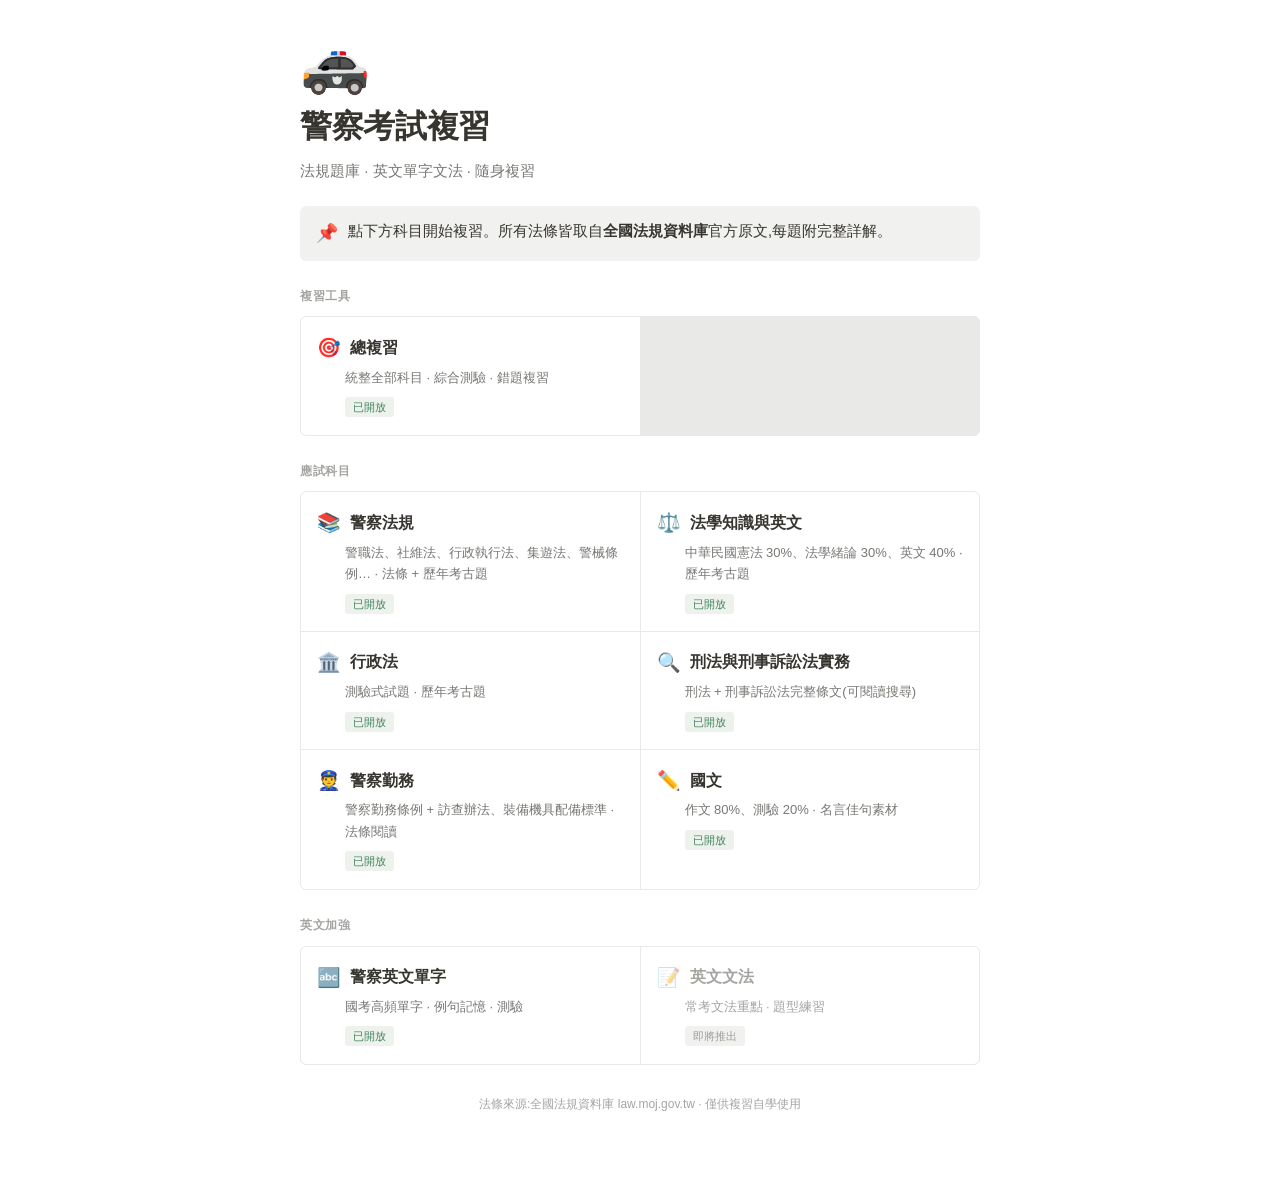
<file: index.html>
<!DOCTYPE html>
<html lang="zh-Hant">
<head>
<meta charset="UTF-8">
<meta name="viewport" content="width=device-width, initial-scale=1, viewport-fit=cover">
<meta name="theme-color" content="#ffffff">
<title>警察考試複習</title>
<link rel="stylesheet" href="assets/style.css">
</head>
<body>
<div class="page">
  <div class="page-icon">🚓</div>
  <h1 class="page-title">警察考試複習</h1>
  <p class="page-sub">法規題庫 · 英文單字文法 · 隨身複習</p>

  <div class="callout">
    <span class="ico">📌</span>
    <span>點下方科目開始複習。所有法條皆取自<strong>全國法規資料庫</strong>官方原文,每題附完整詳解。</span>
  </div>

  <div class="label">複習工具</div>
  <div class="grid">
    <a class="card" href="review.html">
      <div class="title"><span class="emo">🎯</span> 總複習</div>
      <div class="desc">統整全部科目 · 綜合測驗 · 錯題複習</div>
      <span class="tag ready">已開放</span>
    </a>
  </div>

  <div class="label">應試科目</div>
  <div class="grid">

    <a class="card" href="subject.html?subject=警察法規">
      <div class="title"><span class="emo">📚</span> 警察法規</div>
      <div class="desc">警職法、社維法、行政執行法、集遊法、警械條例… · 法條 + 歷年考古題</div>
      <span class="tag ready">已開放</span>
    </a>

    <a class="card" href="subject.html?subject=法學知識與英文">
      <div class="title"><span class="emo">⚖️</span> 法學知識與英文</div>
      <div class="desc">中華民國憲法 30%、法學緒論 30%、英文 40% · 歷年考古題</div>
      <span class="tag ready">已開放</span>
    </a>

    <a class="card" href="subject.html?subject=行政法">
      <div class="title"><span class="emo">🏛️</span> 行政法</div>
      <div class="desc">測驗式試題 · 歷年考古題</div>
      <span class="tag ready">已開放</span>
    </a>

    <a class="card" href="subject.html?subject=刑法與刑事訴訟法實務">
      <div class="title"><span class="emo">🔍</span> 刑法與刑事訴訟法實務</div>
      <div class="desc">刑法 + 刑事訴訟法完整條文(可閱讀搜尋)</div>
      <span class="tag ready">已開放</span>
    </a>

    <a class="card" href="subject.html?subject=警察勤務">
      <div class="title"><span class="emo">👮</span> 警察勤務</div>
      <div class="desc">警察勤務條例 + 訪查辦法、裝備機具配備標準 · 法條閱讀</div>
      <span class="tag ready">已開放</span>
    </a>

    <a class="card" href="subject.html?subject=國文">
      <div class="title"><span class="emo">✏️</span> 國文</div>
      <div class="desc">作文 80%、測驗 20% · 名言佳句素材</div>
      <span class="tag ready">已開放</span>
    </a>

  </div>

  <div class="label">英文加強</div>
  <div class="grid">
    <a class="card" href="subject.html?subject=英文">
      <div class="title"><span class="emo">🔤</span> 警察英文單字</div>
      <div class="desc">國考高頻單字 · 例句記憶 · 測驗</div>
      <span class="tag ready">已開放</span>
    </a>
    <a class="card locked" href="#" onclick="return soon('英文文法')">
      <div class="title"><span class="emo">📝</span> 英文文法</div>
      <div class="desc">常考文法重點 · 題型練習</div>
      <span class="tag soon">即將推出</span>
    </a>
  </div>

  <div class="footer-note">法條來源:全國法規資料庫 law.moj.gov.tw · 僅供複習自學使用</div>
</div>

<script>
function soon(name){ alert(name + ' 即將推出!\n目前已先完成「警察法規」,確認格式滿意後會陸續開放。'); return false; }
</script>
</body>
</html>
</file>
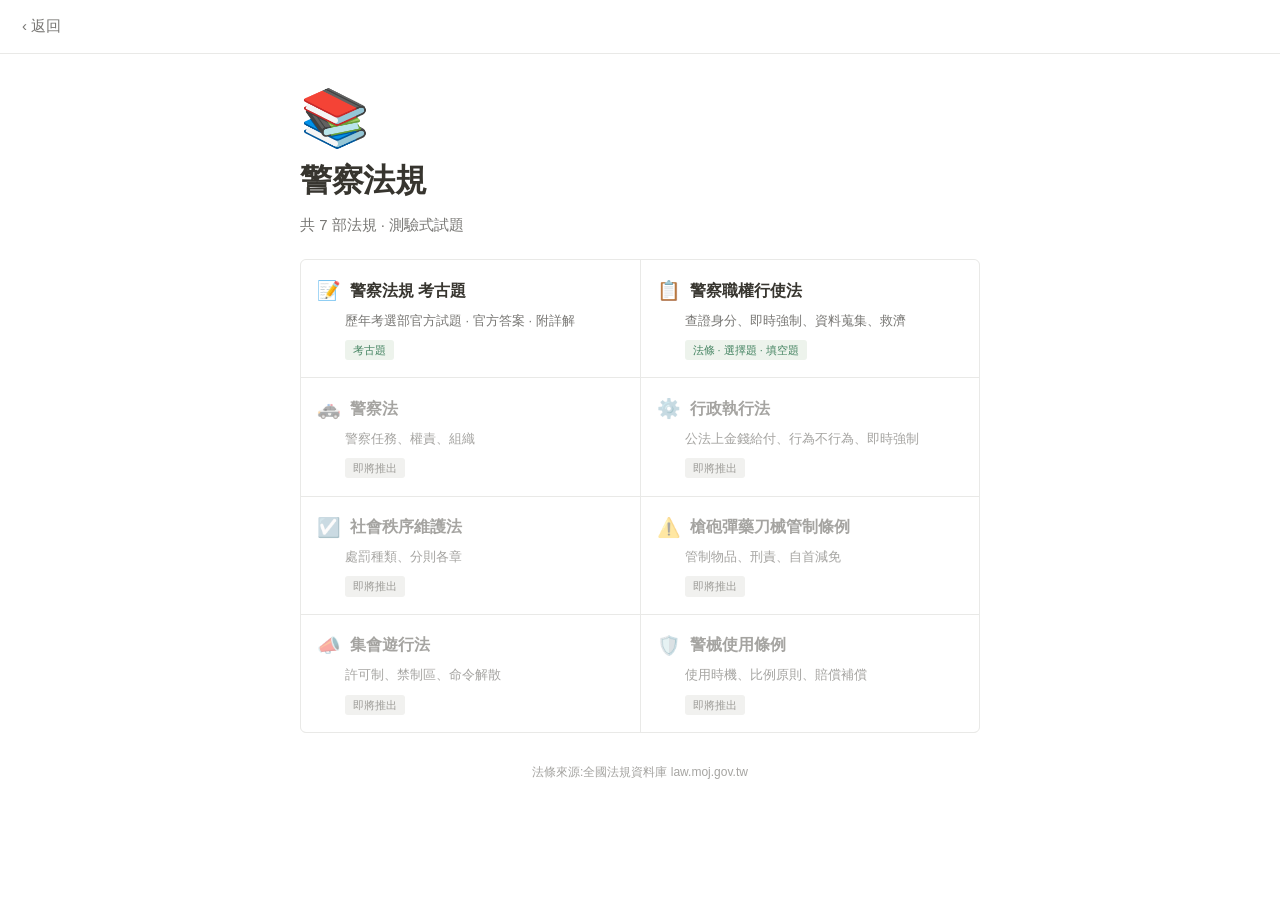
<file: law-index.html>
<!DOCTYPE html>
<html lang="zh-Hant">
<head>
<meta charset="UTF-8">
<meta name="viewport" content="width=device-width, initial-scale=1, viewport-fit=cover">
<meta name="theme-color" content="#ffffff">
<title>警察法規</title>
<link rel="stylesheet" href="assets/style.css">
</head>
<body>
<div class="topbar">
  <a class="back" href="index.html">‹ 返回</a>
</div>

<div class="page">
  <div class="page-icon">📚</div>
  <h1 class="page-title">警察法規</h1>
  <p class="page-sub">共 7 部法規 · 測驗式試題</p>

  <div class="grid">

    <a class="card" href="law.html?law=law-pastexams">
      <div class="title"><span class="emo">📝</span> 警察法規 考古題</div>
      <div class="desc">歷年考選部官方試題 · 官方答案 · 附詳解</div>
      <span class="tag ready">考古題</span>
    </a>

    <a class="card" href="law.html?law=police-power">
      <div class="title"><span class="emo">📋</span> 警察職權行使法</div>
      <div class="desc">查證身分、即時強制、資料蒐集、救濟</div>
      <span class="tag ready">法條 · 選擇題 · 填空題</span>
    </a>

    <a class="card locked" href="#" onclick="return soon('警察法')">
      <div class="title"><span class="emo">🚓</span> 警察法</div>
      <div class="desc">警察任務、權責、組織</div>
      <span class="tag soon">即將推出</span>
    </a>

    <a class="card locked" href="#" onclick="return soon('行政執行法')">
      <div class="title"><span class="emo">⚙️</span> 行政執行法</div>
      <div class="desc">公法上金錢給付、行為不行為、即時強制</div>
      <span class="tag soon">即將推出</span>
    </a>

    <a class="card locked" href="#" onclick="return soon('社會秩序維護法')">
      <div class="title"><span class="emo">☑️</span> 社會秩序維護法</div>
      <div class="desc">處罰種類、分則各章</div>
      <span class="tag soon">即將推出</span>
    </a>

    <a class="card locked" href="#" onclick="return soon('槍砲彈藥刀械管制條例')">
      <div class="title"><span class="emo">⚠️</span> 槍砲彈藥刀械管制條例</div>
      <div class="desc">管制物品、刑責、自首減免</div>
      <span class="tag soon">即將推出</span>
    </a>

    <a class="card locked" href="#" onclick="return soon('集會遊行法')">
      <div class="title"><span class="emo">📣</span> 集會遊行法</div>
      <div class="desc">許可制、禁制區、命令解散</div>
      <span class="tag soon">即將推出</span>
    </a>

    <a class="card locked" href="#" onclick="return soon('警械使用條例')">
      <div class="title"><span class="emo">🛡️</span> 警械使用條例</div>
      <div class="desc">使用時機、比例原則、賠償補償</div>
      <span class="tag soon">即將推出</span>
    </a>

  </div>

  <div class="footer-note">法條來源:全國法規資料庫 law.moj.gov.tw</div>
</div>

<script>
function soon(name){ alert(name + ' 即將推出!\n先以「警察職權行使法」做出完整範本,確認滿意後再用同一套模板補上。'); return false; }
</script>
</body>
</html>
</file>
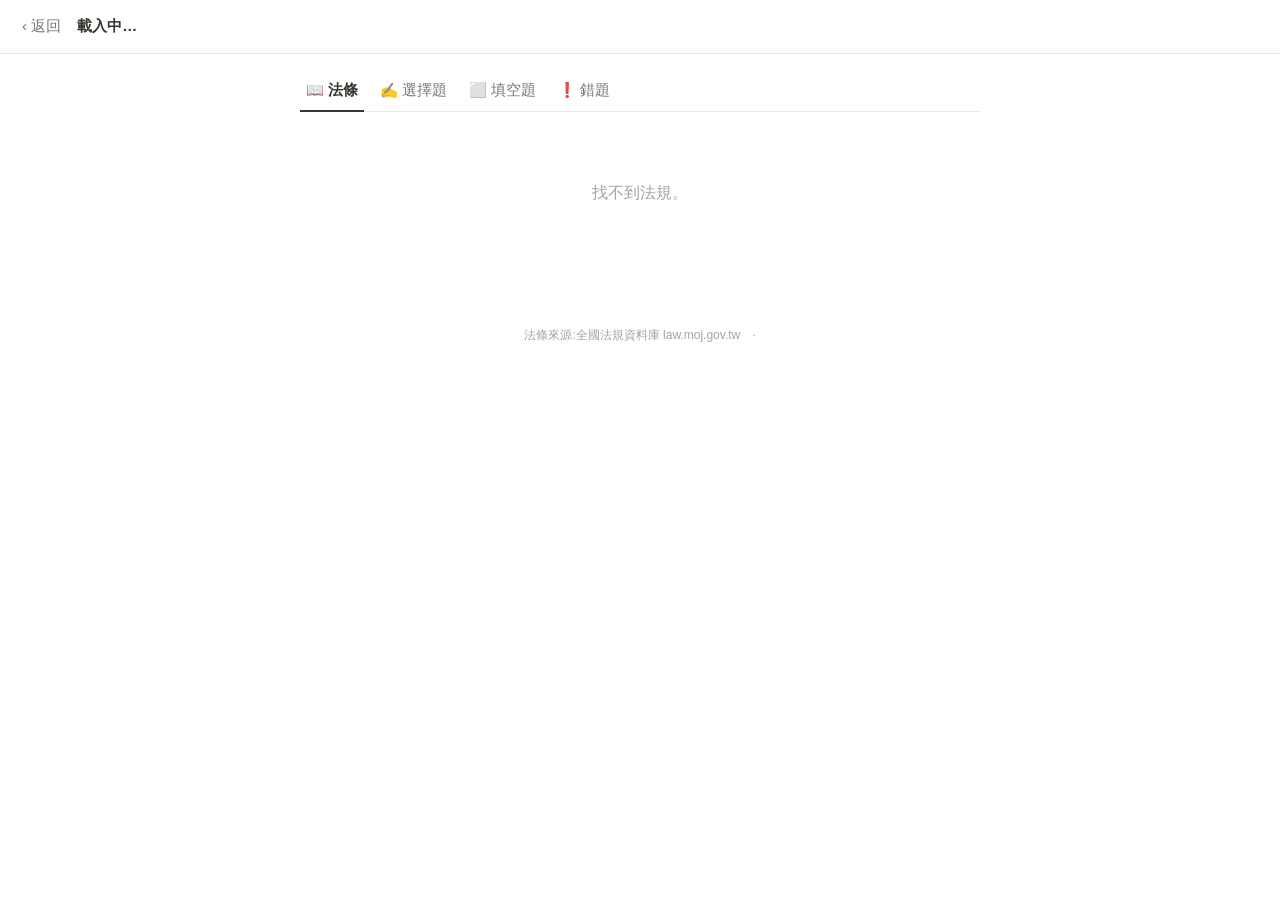
<file: law.html>
<!DOCTYPE html>
<html lang="zh-Hant">
<head>
<meta charset="UTF-8">
<meta name="viewport" content="width=device-width, initial-scale=1, viewport-fit=cover">
<meta name="theme-color" content="#ffffff">
<title>法規練習</title>
<link rel="stylesheet" href="assets/style.css">
</head>
<body>
<div class="topbar">
  <a class="back" href="index.html" onclick="if(history.length>1){history.back();return false;}">‹ 返回</a>
  <h1 id="lawName">載入中…<span class="sub" id="lawMeta"></span></h1>
</div>

<div class="wrap">
  <div class="tabs">
    <button data-mode="read" class="active">📖 法條</button>
    <button data-mode="mcq">✍️ 選擇題</button>
    <button data-mode="cloze">⬜ 填空題</button>
    <button data-mode="wrong">❗ 錯題</button>
  </div>
  <div id="view"></div>
</div>

<div class="footer-note">
  法條來源:全國法規資料庫 law.moj.gov.tw　·　<span id="srcMeta"></span>
</div>

<script src="assets/store.js"></script>
<script src="assets/engine.js"></script>
<script>
(function(){
  var params = new URLSearchParams(location.search);
  var law = (params.get('law') || '').replace(/[^a-z0-9\-_]/gi, '');
  var view = document.getElementById('view');
  if(!law){ view.innerHTML = '<div class="empty">找不到法規。</div>'; return; }
  var s = document.createElement('script');
  s.src = 'data/' + law + '.js';
  s.onload = function(){ PE.initLawPage(law); };
  s.onerror = function(){ view.innerHTML = '<div class="empty">此法規題庫尚未建立。</div>'; };
  document.body.appendChild(s);
})();
</script>
</body>
</html>
</file>
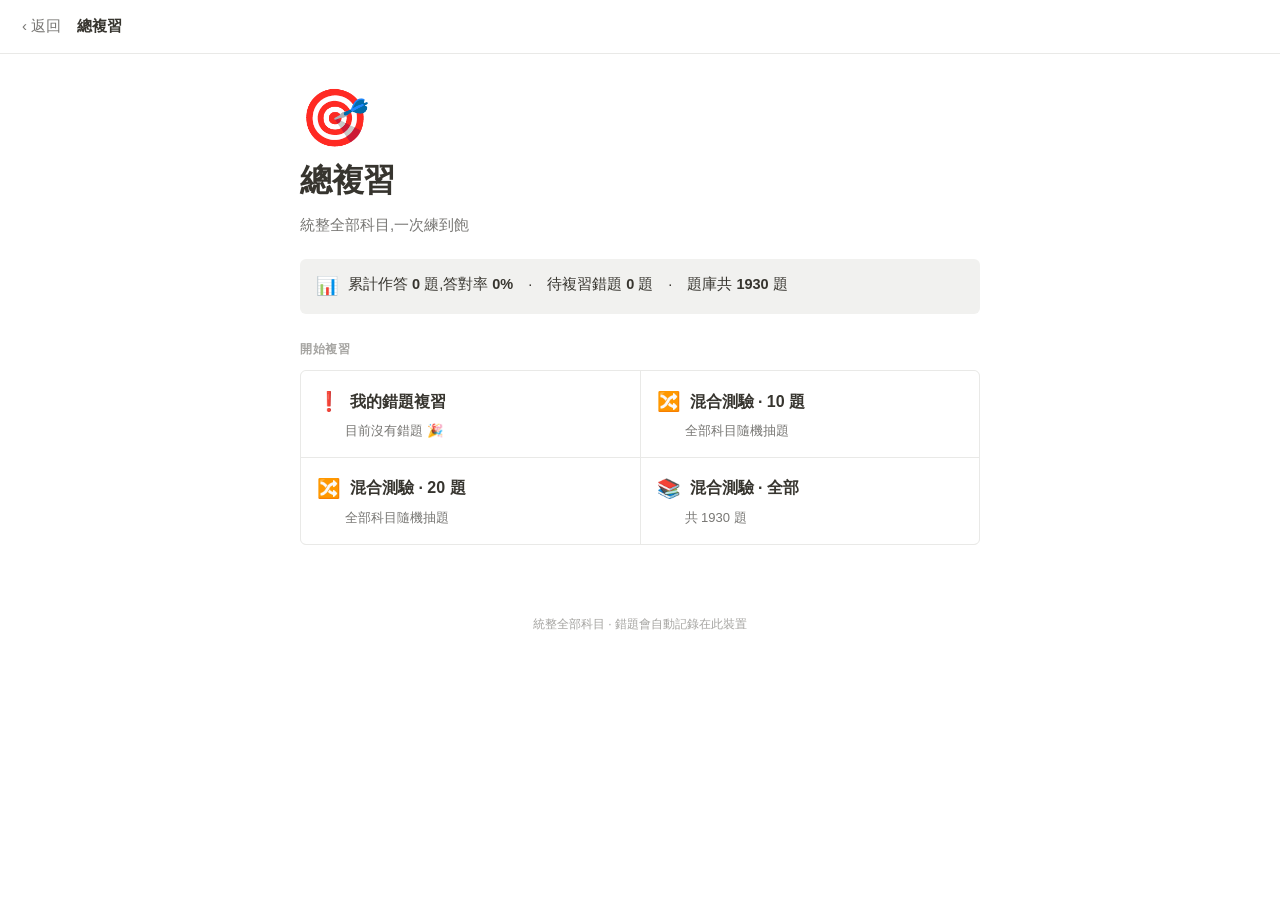
<file: review.html>
<!DOCTYPE html>
<html lang="zh-Hant">
<head>
<meta charset="UTF-8">
<meta name="viewport" content="width=device-width, initial-scale=1, viewport-fit=cover">
<meta name="theme-color" content="#ffffff">
<title>總複習</title>
<link rel="stylesheet" href="assets/style.css">
</head>
<body>
<div class="topbar">
  <a class="back" href="index.html" onclick="if(history.length>1){history.back();return false;}">‹ 返回</a>
  <h1 id="topTitle">總複習</h1>
</div>

<div class="wrap">
  <div id="menu"></div>
  <div id="view" style="display:none"></div>
</div>

<div class="footer-note">統整全部科目 · 錯題會自動記錄在此裝置</div>

<script src="assets/store.js"></script>
<script src="assets/engine.js"></script>
<script src="data/manifest.js"></script>
<script>
(function(){
  var menu = document.getElementById('menu');
  var view = document.getElementById('view');
  var topTitle = document.getElementById('topTitle');

  function loadAll(list, done){
    if(!list.length) return done();
    var remaining = list.length;
    list.forEach(function(item){
      var s = document.createElement('script');
      s.src = item.file;
      s.onload = s.onerror = function(){ if(--remaining === 0) done(); };
      document.body.appendChild(s);
    });
  }

  function qp(k){ var m=location.search.match(new RegExp('[?&]'+k+'=([^&]*)')); return m?decodeURIComponent(m[1]):''; }
  var SUBJ = qp('subject');
  var TYPE = qp('type'); // '' | 'past'(考古題) | 'law'(法條拆解題)
  function readyBanks(){
    return (window.EXAM_MANIFEST||[]).filter(function(m){
      var b = (window.BANKS||{})[m.id]; if(!b) return false;
      if(SUBJ && m.subject!==SUBJ) return false;
      if(TYPE==='past' && m.law) return false;
      if(TYPE==='law'){
        if(!m.law) return false;
        if(!((b.mcq&&b.mcq.length)||(b.cloze&&b.cloze.length))) return false;
      }
      return true;
    });
  }
  function typeLabel(){
    if(TYPE==='past') return SUBJ==='英文' ? '單字測驗' : '歷年考古題';
    if(TYPE==='law') return '法條拆解題';
    return '測驗題複習';
  }
  function typeDesc(){
    if(TYPE==='past') return SUBJ==='英文' ? '所有單字混合測驗' : '歷年考古題混合練習(年份見題目標註)';
    if(TYPE==='law') return '依法條拆解之選擇題與填空題';
    return '歷年考古題混合練習(年份見題目標註)';
  }
  function typePickDesc(){
    if(TYPE==='past') return SUBJ==='英文' ? '單字隨機抽題' : (SUBJ?'本科歷年考古題隨機抽題':'考古題隨機抽題');
    if(TYPE==='law') return SUBJ?'本科法條拆解題隨機抽題':'法條拆解題隨機抽題';
    return SUBJ?'本科題庫隨機抽題':'全部科目隨機抽題';
  }

  function allItems(){
    var items = [];
    readyBanks().forEach(function(m){ var b = window.BANKS[m.id];
      items = items.concat(PE.mcqItems(m.id, b, m.name), PE.clozeItems(m.id, b, m.name)); });
    return items;
  }
  function allWrong(){
    var items = [];
    readyBanks().forEach(function(m){ var b = window.BANKS[m.id];
      items = items.concat(PE.wrongItems(m.id, b, m.name)); });
    return items;
  }

  function startQuiz(title, items, emptyMsg){
    if(!items.length){ alert(emptyMsg || '目前沒有題目。'); return; }
    menu.style.display = 'none';
    view.style.display = 'block';
    topTitle.textContent = title;
    view.innerHTML = '<button class="btn ghost" id="backMenu" style="margin:0 0 16px">‹ 回總複習選單</button><div id="quizMount"></div>';
    document.getElementById('backMenu').addEventListener('click', renderMenu);
    PE.runQuiz(document.getElementById('quizMount'), items, { emptyMsg: emptyMsg });
  }

  function renderMenu(){
    view.style.display = 'none';
    menu.style.display = 'block';
    var pageTitle = SUBJ ? (SUBJ + ' · ' + typeLabel()) : '總複習';
    topTitle.textContent = pageTitle;
    var s = Store.stats();
    var pct = s.answered ? Math.round(s.correct / s.answered * 100) : 0;
    var wrong = Store.totalWrong();
    var ready = readyBanks();
    var poolN = allItems().length;

    var pickDesc = typePickDesc();
    var pageIcon = SUBJ ? (TYPE==='law' ? '📝' : '✍️') : '🎯';
    menu.innerHTML =
        '<div class="page-icon">'+pageIcon+'</div>'
      + '<h1 class="page-title">'+pageTitle+'</h1>'
      + '<p class="page-sub">'+(SUBJ?typeDesc():'統整全部科目,一次練到飽')+'</p>'
      + '<div class="callout"><span class="ico">📊</span><span>累計作答 <strong>'+s.answered+'</strong> 題,答對率 <strong>'+pct+'%</strong>　·　待複習錯題 <strong>'+wrong+'</strong> 題　·　'+(SUBJ?'本科':'題庫')+'共 <strong>'+poolN+'</strong> 題</span></div>'
      + '<div class="label">開始複習</div>'
      + '<div class="grid">'
      + '<a class="card" id="mWrong"><div class="title"><span class="emo">❗</span> 我的錯題複習</div><div class="desc">'+(wrong?('共 '+wrong+' 題,可反覆練習(手動清除才移除)'):'目前沒有錯題 🎉')+'</div></a>'
      + '<a class="card" id="mMix10"><div class="title"><span class="emo">🔀</span> 混合測驗 · 10 題</div><div class="desc">'+pickDesc+'</div></a>'
      + '<a class="card" id="mMix20"><div class="title"><span class="emo">🔀</span> 混合測驗 · 20 題</div><div class="desc">'+pickDesc+'</div></a>'
      + '<a class="card" id="mMixAll"><div class="title"><span class="emo">📚</span> 混合測驗 · 全部</div><div class="desc">共 '+poolN+' 題</div></a>'
      + '</div>'
      + (wrong ? '<button class="btn ghost" id="clearWrong" style="max-width:320px;margin:18px auto 0">清除全部錯題記錄</button>' : '');

    document.getElementById('mWrong').addEventListener('click', function(){ startQuiz('錯題複習', PE.shuffle(allWrong()), '目前沒有錯題,先去各科練習吧 🎉'); });
    document.getElementById('mMix10').addEventListener('click', function(){ startQuiz('綜合測驗 · 10 題', PE.shuffle(allItems()).slice(0,10)); });
    document.getElementById('mMix20').addEventListener('click', function(){ startQuiz('綜合測驗 · 20 題', PE.shuffle(allItems()).slice(0,20)); });
    document.getElementById('mMixAll').addEventListener('click', function(){ startQuiz('綜合測驗 · 全部', allItems()); });
    var cw = document.getElementById('clearWrong');
    if(cw) cw.addEventListener('click', function(){ if(confirm('確定清除全部錯題記錄?')){ Store.clear(); renderMenu(); } });
  }

  loadAll(window.EXAM_MANIFEST || [], renderMenu);
})();
</script>
</body>
</html>
</file>
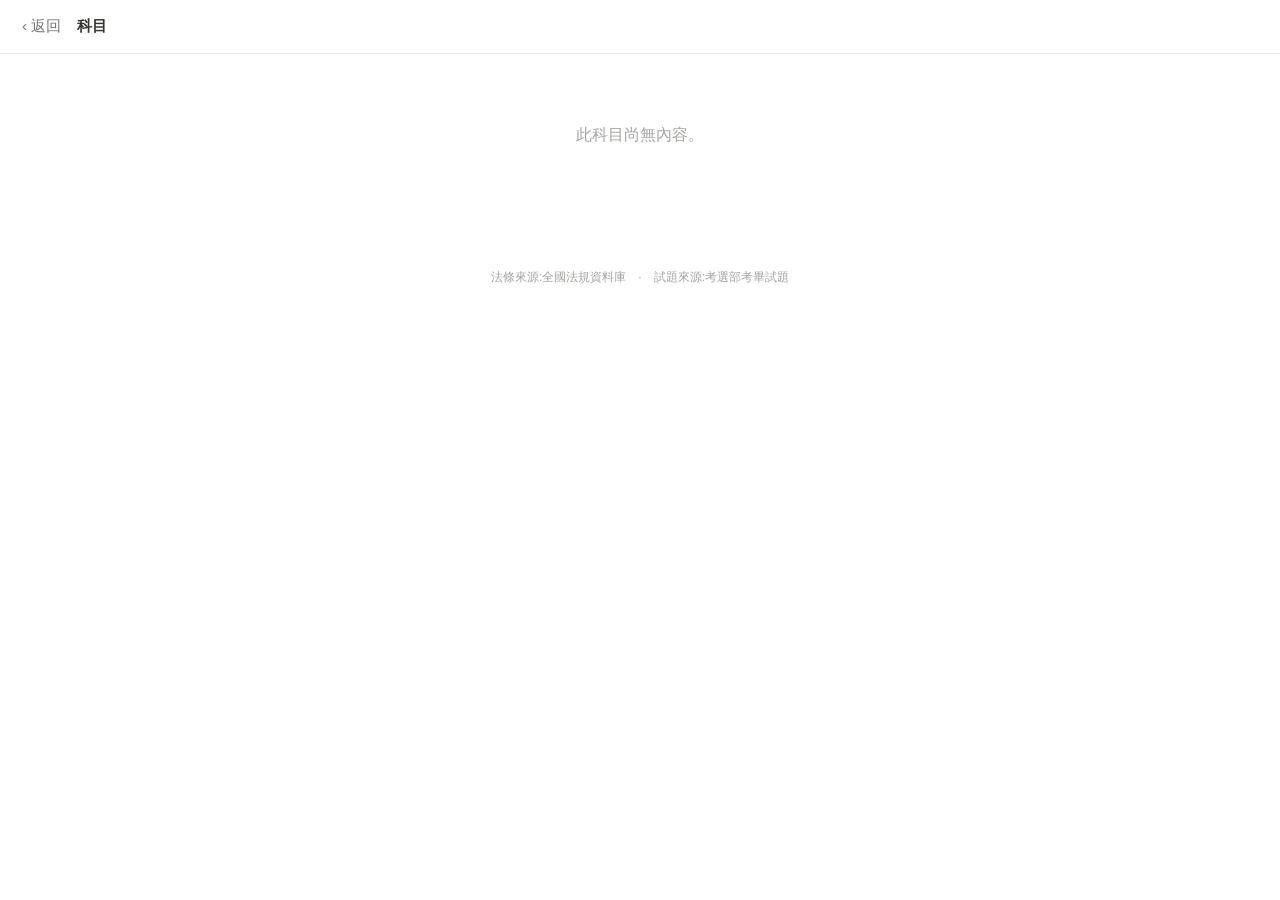
<file: subject.html>
<!DOCTYPE html>
<html lang="zh-Hant">
<head>
<meta charset="UTF-8">
<meta name="viewport" content="width=device-width, initial-scale=1, viewport-fit=cover">
<meta name="theme-color" content="#ffffff">
<title>科目</title>
<link rel="stylesheet" href="assets/style.css">
</head>
<body>
<div class="topbar">
  <a class="back" href="index.html" onclick="if(history.length>1){history.back();return false;}">‹ 返回</a>
  <h1 id="subjTitle">科目</h1>
</div>

<div class="page" id="page"><div class="empty">載入中…</div></div>

<div class="footer-note">法條來源:全國法規資料庫　·　試題來源:考選部考畢試題</div>

<script src="assets/store.js"></script>
<script src="data/manifest.js"></script>
<script>
(function(){
  function esc(s){ return String(s).replace(/[&<>]/g,function(c){return {'&':'&amp;','<':'&lt;','>':'&gt;'}[c];}); }
  function qp(k){ var m = location.search.match(new RegExp('[?&]'+k+'=([^&]*)')); return m ? decodeURIComponent(m[1]) : ''; }
  var subj = qp('subject'), view = qp('view');
  document.getElementById('subjTitle').textContent = subj || '科目';
  document.title = subj || '科目';
  var page = document.getElementById('page');

  var all = (window.EXAM_MANIFEST || []).filter(function(x){ return x.subject === subj; });
  var lawBanksAll = all.filter(function(x){ return x.law; });
  var essayBanks = lawBanksAll.filter(function(x){ return x.kind === 'essay'; });
  var lawBanks = lawBanksAll.filter(function(x){ return x.kind !== 'essay'; }); // 純法條/釋憲/名言,排除申論題
  var examBanks = all.filter(function(x){ return !x.law; });
  // 「閱讀類」卡片標籤:國文用「名言佳句」,其餘用「法條」
  var isGuowen = (subj === '國文');
  var rdLabel = isGuowen ? '名言佳句' : '法條';
  var rdIcon = isGuowen ? '📜' : '📖';
  if(!all.length){ page.innerHTML = '<div class="empty">此科目尚無內容。</div>'; return; }

  // ---- 法條清單檢視 ----
  if(view === 'laws'){
    document.getElementById('subjTitle').textContent = subj + '　' + rdLabel;
    var rows = lawBanks.map(function(x){
      return '<a class="card" href="law.html?law=' + encodeURIComponent(x.id) + '">'
           + '<div class="title"><span class="emo">' + rdIcon + '</span> ' + esc(x.name) + '</div>'
           + '<div class="desc">' + esc(x.desc || '點開閱讀(可搜尋)') + '</div></a>';
    }).join('');
    page.innerHTML = '<div class="page-icon">' + rdIcon + '</div><h1 class="page-title">' + esc(subj) + ' · ' + rdLabel + '</h1>'
      + '<p class="page-sub">' + lawBanks.length + (isGuowen ? ' 組 · 作文素材' : ' 部法規 · 全國法規資料庫官方條文') + '</p>'
      + '<div class="grid">' + rows + '</div>';
    return;
  }

  // ---- 申論題清單檢視 ----
  if(view === 'essays'){
    document.getElementById('subjTitle').textContent = subj + '　申論題';
    var rows = essayBanks.map(function(x){
      return '<a class="card" href="law.html?law=' + encodeURIComponent(x.id) + '">'
           + '<div class="title"><span class="emo">📜</span> ' + esc(x.name) + '</div>'
           + '<div class="desc">' + esc(x.desc || '點開查看') + '</div></a>';
    }).join('');
    page.innerHTML = '<div class="page-icon">📜</div><h1 class="page-title">' + esc(subj) + ' · 申論題</h1>'
      + '<p class="page-sub">' + essayBanks.length + ' 組 · 題目+爭點+應引法條+答題架構+關鍵字提示</p>'
      + '<div class="grid">' + rows + '</div>';
    return;
  }

  // ---- 科目樞紐(載入各題庫以計題數)----
  (function(){
    if(!all.length) return renderHub();
    var remaining = all.length;
    all.forEach(function(item){
      var s = document.createElement('script'); s.src = item.file;
      s.onload = s.onerror = function(){ if(--remaining === 0) renderHub(); };
      document.body.appendChild(s);
    });
  })();

  function renderHub(){
    var B = window.BANKS || {};
    var pastQ = 0, lawQuizQ = 0, examWrong = 0;
    all.forEach(function(x){
      var bk = B[x.id]; if(!bk) return;
      var q = (bk.mcq?bk.mcq.length:0) + (bk.cloze?bk.cloze.length:0);
      if(x.law){ lawQuizQ += q; } else { pastQ += q; }
      examWrong += (window.Store ? Store.bankWrongCount(x.id) : 0);
    });
    var E = encodeURIComponent(subj);
    var icon = subj === '警察法規' ? '🚓' : subj === '法學知識與英文' ? '⚖️' : subj === '行政法' ? '🏛️' : '📚';
    var cards = '';
    if(subj === '英文'){
      cards += '<a class="card" href="vocab.html?subject=' + E + '">'
        + '<div class="title"><span class="emo">📇</span> 單字卡</div>'
        + '<div class="desc">翻卡記憶 · 🔊 發音 · 例句 · 同義字</div></a>';
    }
    if(lawBanks.length){
      cards += '<a class="card" href="subject.html?subject=' + E + '&view=laws">'
        + '<div class="title"><span class="emo">' + rdIcon + '</span> ' + rdLabel + '</div>'
        + '<div class="desc">' + (isGuowen ? (lawBanks.length + ' 組名言佳句,可閱讀、搜尋') : (lawBanks.length + ' 部法規完整條文,可閱讀、搜尋')) + '</div></a>';
    }
    if(essayBanks.length){
      var essayCount = 0;
      essayBanks.forEach(function(x){ var bk=B[x.id]; if(bk&&bk.articles) essayCount += bk.articles.length; });
      cards += '<a class="card" href="subject.html?subject=' + E + '&view=essays">'
        + '<div class="title"><span class="emo">📜</span> 申論題</div>'
        + '<div class="desc">共 ' + essayCount + ' 題 · 題目+爭點+應引法條+答題架構</div></a>';
    }
    if(pastQ > 0){
      var pastLabel = (subj==='英文') ? '單字測驗' : '歷年考古題';
      var pastDesc = (subj==='英文') ? ('全部單字混合測驗,共 '+pastQ+' 題') : ('考選部官方歷年題目,共 '+pastQ+' 題');
      cards += '<a class="card" href="review.html?subject=' + E + '&type=past">'
        + '<div class="title"><span class="emo">✍️</span> ' + pastLabel + '</div>'
        + '<div class="desc">' + pastDesc + '</div></a>';
    }
    if(lawQuizQ > 0){
      cards += '<a class="card" href="review.html?subject=' + E + '&type=law">'
        + '<div class="title"><span class="emo">📝</span> 法條拆解題</div>'
        + '<div class="desc">依法條時限/主體/列舉拆題,共 ' + lawQuizQ + ' 題</div></a>';
    }
    cards += '<a class="card" href="review.html">'
      + '<div class="title"><span class="emo">🎯</span> 總複習</div>'
      + '<div class="desc">跨科目綜合測驗 · 我的錯題</div></a>';

    page.innerHTML = '<div class="page-icon">' + icon + '</div>'
      + '<h1 class="page-title">' + esc(subj) + '</h1>'
      + '<p class="page-sub">選擇複習方式</p>'
      + '<div class="grid">' + cards + '</div>';
  }
})();
</script>
</body>
</html>
</file>
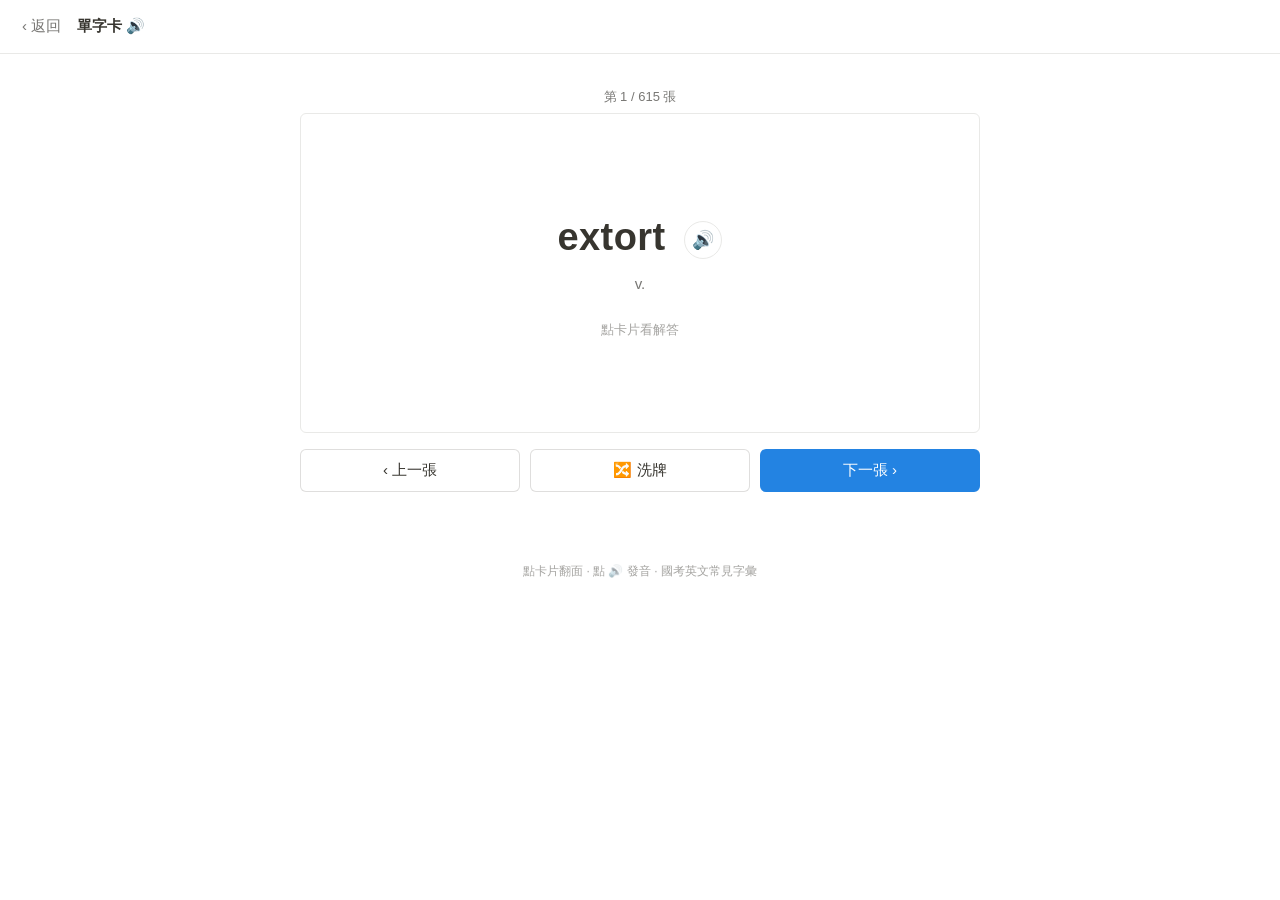
<file: vocab.html>
<!DOCTYPE html>
<html lang="zh-Hant">
<head>
<meta charset="UTF-8">
<meta name="viewport" content="width=device-width, initial-scale=1, viewport-fit=cover">
<meta name="theme-color" content="#ffffff">
<title>單字卡</title>
<link rel="stylesheet" href="assets/style.css">
<style>
  .flash { background: var(--card); border: 1px solid var(--border); border-radius: var(--r);
    box-shadow: var(--shadow); padding: 30px 20px; min-height: 320px; cursor: pointer;
    display: flex; flex-direction: column; align-items: center; justify-content: center; text-align: center; }
  .flash .word { font-size: 38px; font-weight: 700; color: var(--text); letter-spacing: .01em; }
  .flash .pos { font-size: 15px; color: var(--text-2); margin-top: 4px; }
  .flash .hint { font-size: 13px; color: var(--text-3); margin-top: 22px; }
  .flash .zh { font-size: 26px; font-weight: 700; color: var(--blue); }
  .flash .ex { font-size: 16px; color: var(--text); margin-top: 18px; line-height: 1.6; }
  .flash .exzh { font-size: 14px; color: var(--text-2); margin-top: 6px; }
  .flash .syn { font-size: 14px; color: var(--green); margin-top: 16px; }
  .flash .syn b { color: var(--text-2); font-weight: 600; }
  .speak { display: inline-flex; align-items: center; justify-content: center; width: 38px; height: 38px;
    border-radius: 50%; border: 1px solid var(--border); background: var(--bg); font-size: 18px; cursor: pointer;
    margin-left: 8px; vertical-align: middle; }
  .speak:active { background: var(--hover); }
  .vcontrol { display: flex; gap: 10px; margin-top: 16px; }
  .vcontrol .btn { margin-top: 0; }
  .vprogress { text-align: center; font-size: 13px; color: var(--text-2); margin: 14px 0 6px; }
  .known-tag { font-size: 12px; color: var(--green); margin-top: 8px; }
</style>
</head>
<body>
<div class="topbar">
  <a class="back" href="index.html" onclick="if(history.length>1){history.back();return false;}">‹ 返回</a>
  <h1>單字卡 🔊</h1>
</div>

<div class="wrap" id="wrap"><div class="empty">載入中…</div></div>

<div class="footer-note">點卡片翻面 · 點 🔊 發音 · 國考英文常見字彙</div>

<script src="assets/store.js"></script>
<script src="data/manifest.js"></script>
<script src="data/vocab-syn.js" onerror="void 0"></script>
<script>
(function(){
  function esc(s){ return String(s).replace(/[&<>]/g,function(c){return {'&':'&amp;','<':'&lt;','>':'&gt;'}[c];}); }
  function qp(k){ var m=location.search.match(new RegExp('[?&]'+k+'=([^&]*)')); return m?decodeURIComponent(m[1]):''; }
  var subj = qp('subject') || '英文';
  var wrap = document.getElementById('wrap');

  // 發音(Web Speech API)
  function speak(text, lang){
    if(!('speechSynthesis' in window)){ return; }
    try { speechSynthesis.cancel(); var u = new SpeechSynthesisUtterance(text);
      u.lang = lang || 'en-US'; u.rate = .9; speechSynthesis.speak(u); } catch(e){}
  }
  window.__speak = speak;

  // 從 mcq 題目萃取單字卡欄位(優先用 entry.card,否則從 q/options/explain 推導)
  function toCard(e){
    var c = e.card || {};
    // 單字一律從題幹 q 的第一個詞取得(q 必以英文單字開頭),ref 僅作備援(可能含後綴雜訊)
    var qword = e.q ? e.q.split(/[\s　(（例]/)[0].trim() : '';
    var word = c.w || qword || e.ref || '';
    var pos = c.pos || (e.q && (e.q.match(/\(([a-zA-Z.\/]+)\)/)||[])[1]) || '';
    var ex = c.ex || (e.q && (e.q.split(/例[:：]/)[1]||'').trim()) || '';
    var zh = c.zh || (e.options && e.options[e.answer]) || '';
    var exZh = c.exZh || (e.explain && (e.explain.split(/例句中譯[:：]/)[1]||'').trim()) || '';
    var syn = (window.VOCAB_SYN && window.VOCAB_SYN[(word||'').toLowerCase()]) || c.syn || [];
    return { word: word, pos: pos, ex: ex, zh: zh, exZh: exZh, syn: syn };
  }

  var banks = (window.EXAM_MANIFEST||[]).filter(function(m){ return m.subject === subj; });
  if(!banks.length){ wrap.innerHTML = '<div class="empty">此科目尚無單字。</div>'; return; }

  var remaining = banks.length, cards = [];
  banks.forEach(function(m){
    var s = document.createElement('script'); s.src = m.file;
    s.onload = s.onerror = function(){ if(--remaining===0) build(); };
    document.body.appendChild(s);
  });

  function build(){
    var B = window.BANKS || {};
    banks.forEach(function(m){ var bk=B[m.id]; if(bk&&bk.mcq) bk.mcq.forEach(function(e){ cards.push(toCard(e)); }); });
    if(!cards.length){ wrap.innerHTML = '<div class="empty">尚無單字。</div>'; return; }
    // 洗牌
    for(var i=cards.length-1;i>0;i--){ var j=Math.floor(Math.random()*(i+1)); var t=cards[i];cards[i]=cards[j];cards[j]=t; }
    pos = 0; flipped = false; render();
  }

  var pos = 0, flipped = false;
  function render(){
    var c = cards[pos];
    var front =
        '<div class="word">' + esc(c.word) + ' <button class="speak" onclick="event.stopPropagation();__speak(' + JSON.stringify(c.word).replace(/"/g,'&quot;') + ')">🔊</button></div>'
      + (c.pos ? '<div class="pos">' + esc(c.pos) + '</div>' : '')
      + '<div class="hint">點卡片看解答</div>';
    var back =
        '<div class="zh">' + esc(c.zh) + '</div>'
      + (c.ex ? '<div class="ex">' + esc(c.ex) + ' <button class="speak" onclick="event.stopPropagation();__speak(' + JSON.stringify(c.ex).replace(/"/g,'&quot;') + ')">🔊</button></div>' : '')
      + (c.exZh ? '<div class="exzh">' + esc(c.exZh) + '</div>' : '')
      + (c.syn && c.syn.length ? '<div class="syn"><b>同義字:</b> ' + esc(c.syn.join('、')) + '</div>' : '');
    wrap.innerHTML =
        '<div class="vprogress">第 ' + (pos+1) + ' / ' + cards.length + ' 張</div>'
      + '<div class="flash" id="flash">' + (flipped ? back : front) + '</div>'
      + '<div class="vcontrol">'
      + '<button class="btn ghost" id="prev">‹ 上一張</button>'
      + '<button class="btn ghost" id="shuffle">🔀 洗牌</button>'
      + '<button class="btn primary" id="next">下一張 ›</button>'
      + '</div>';
    document.getElementById('flash').addEventListener('click', function(){ flipped = !flipped; render(); if(flipped && cards[pos].word) __speak(cards[pos].word); });
    document.getElementById('prev').addEventListener('click', function(){ pos=(pos-1+cards.length)%cards.length; flipped=false; render(); });
    document.getElementById('next').addEventListener('click', function(){ pos=(pos+1)%cards.length; flipped=false; render(); });
    document.getElementById('shuffle').addEventListener('click', function(){ for(var i=cards.length-1;i>0;i--){var j=Math.floor(Math.random()*(i+1));var t=cards[i];cards[i]=cards[j];cards[j]=t;} pos=0; flipped=false; render(); });
  }
})();
</script>
</body>
</html>
</file>
<file: assets/style.css>
/* ===== 警察考試複習 — Notion 風格(手機優先) ===== */
:root {
  --text: #37352f;
  --text-2: #787774;
  --text-3: rgba(55,53,47,.45);
  --border: #e9e9e7;
  --border-strong: rgba(55,53,47,.16);
  --hover: rgba(55,53,47,.06);
  --bg: #ffffff;
  --bg-2: #f7f7f5;
  --blue: #2383e2;
  --blue-bg: #e7f3f8;
  --green: #448361;
  --green-bg: #edf3ec;
  --red: #d44c47;
  --red-bg: #fdebec;
  --yellow-bg: #faf3dd;
  --callout: #f1f1ef;
  --r: 6px;
  --r-sm: 4px;
  --maxw: 720px;
  --font: ui-sans-serif, -apple-system, BlinkMacSystemFont, "Segoe UI", "PingFang TC", "Noto Sans TC", "Microsoft JhengHei", Helvetica, Arial, sans-serif, "Apple Color Emoji", "Segoe UI Emoji";
}

* { box-sizing: border-box; -webkit-tap-highlight-color: transparent; }
html { -webkit-text-size-adjust: 100%; }
body {
  margin: 0;
  font-family: var(--font);
  color: var(--text);
  background: var(--bg);
  line-height: 1.65;
  font-size: 16px;
  padding-bottom: env(safe-area-inset-bottom);
}
a { color: inherit; text-decoration: none; }

/* ---- 頂部麵包屑列(Notion 風) ---- */
.topbar {
  position: sticky; top: 0; z-index: 50;
  background: rgba(255,255,255,.85);
  backdrop-filter: saturate(180%) blur(8px);
  -webkit-backdrop-filter: saturate(180%) blur(8px);
  border-bottom: 1px solid var(--border);
  padding: 10px 14px;
  padding-top: calc(10px + env(safe-area-inset-top));
  display: flex; align-items: center; gap: 8px;
  color: var(--text);
}
.topbar .back {
  font-size: 15px; color: var(--text-2);
  padding: 4px 8px; border-radius: var(--r-sm);
  display: flex; align-items: center; gap: 4px;
}
.topbar .back:active { background: var(--hover); }
.topbar h1 { font-size: 15px; margin: 0; font-weight: 600; flex: 1;
  white-space: nowrap; overflow: hidden; text-overflow: ellipsis; }
.topbar .sub { font-size: 12px; color: var(--text-3); font-weight: 400; margin-left: 4px; }

/* ---- 頁面容器 ---- */
.wrap, .page { max-width: var(--maxw); margin: 0 auto; padding: 18px 20px 40px; }

/* ---- Notion 頁面標題 ---- */
.page-icon { font-size: 56px; line-height: 1; margin: 18px 0 8px; }
.page-title { font-size: 32px; font-weight: 700; letter-spacing: -.01em; margin: 0 0 6px; }
.page-sub { color: var(--text-2); margin: 0 0 22px; font-size: 15px; }

/* ---- 小標籤 ---- */
.section-title, .label {
  font-size: 12px; color: var(--text-3); font-weight: 600;
  letter-spacing: .06em; text-transform: uppercase; margin: 26px 0 10px;
}

/* ---- Notion callout ---- */
.callout {
  display: flex; gap: 10px; align-items: flex-start;
  background: var(--callout); border-radius: var(--r);
  padding: 14px 16px; font-size: 14.5px; color: var(--text);
  margin: 4px 0 8px;
}
.callout .ico { flex: none; font-size: 18px; line-height: 1.5; }

/* ---- 卡片(科目/法規) ---- */
.grid { display: grid; gap: 1px; grid-template-columns: 1fr; background: var(--border);
  border: 1px solid var(--border); border-radius: var(--r); overflow: hidden; }
@media (min-width: 560px) { .grid { grid-template-columns: 1fr 1fr; } }

.card {
  display: block; background: var(--bg); padding: 15px 16px;
  transition: background .08s ease;
}
.card:active, .card:hover { background: var(--hover); }
.card.locked { color: var(--text-3); }
.card.locked .desc { color: var(--text-3); }
.card .title { font-size: 16px; font-weight: 600; display: flex; align-items: center; gap: 9px; }
.card .title .emo { font-size: 19px; }
.card .desc { font-size: 13px; color: var(--text-2); margin-top: 3px; padding-left: 28px; }
.card .tag {
  display: inline-block; font-size: 11px; padding: 1px 8px; border-radius: 3px;
  margin-top: 9px; margin-left: 28px; font-weight: 500;
}
.card .tag.ready { background: var(--green-bg); color: var(--green); }
.card .tag.soon  { background: var(--callout); color: var(--text-3); }

/* ---- 底線式分頁(Notion database view 風) ---- */
.tabs {
  display: flex; gap: 4px; border-bottom: 1px solid var(--border); margin-bottom: 18px;
}
.tabs button {
  border: 0; background: transparent; padding: 9px 6px 10px; margin-right: 6px;
  font-size: 14.5px; font-weight: 500; color: var(--text-2); cursor: pointer;
  font-family: inherit; border-bottom: 2px solid transparent; margin-bottom: -1px;
}
.tabs button:active { background: var(--hover); }
.tabs button.active { color: var(--text); border-bottom-color: var(--text); font-weight: 600; }

/* ---- 法條閱讀 ---- */
.law-search {
  width: 100%; padding: 9px 12px; border: 1px solid var(--border); border-radius: var(--r);
  font-size: 15px; margin-bottom: 6px; font-family: inherit; background: var(--bg-2);
  color: var(--text);
}
.law-search:focus { outline: none; border-color: var(--border-strong); background: var(--bg); }
.chapter { font-size: 19px; font-weight: 700; color: var(--text); margin: 26px 0 4px; }
.article { padding: 14px 2px 14px; border-top: 1px solid var(--border); }
.article .no { font-weight: 600; color: var(--text); margin-bottom: 4px; font-size: 14px; }
.article .body { white-space: pre-wrap; font-size: 15.5px; color: var(--text); }
.article.hidden { display: none; }
mark { background: #fdecc8; color: inherit; padding: 0 2px; border-radius: 2px; }

/* ---- 測驗 ---- */
.quiz-head { display: flex; justify-content: space-between; align-items: center; margin-bottom: 10px;
  font-size: 13px; color: var(--text-2); }
.progress { height: 4px; background: var(--border); border-radius: 999px; overflow: hidden; margin-bottom: 18px; }
.progress > i { display: block; height: 100%; background: var(--blue); width: 0; transition: width .3s; }

.qcard { padding: 2px 0; }
.qref { font-size: 12px; color: var(--text-3); font-weight: 600; margin-bottom: 8px;
  letter-spacing: .03em; }
.qtext { font-size: 17px; font-weight: 600; margin-bottom: 18px; line-height: 1.6; }
.qtext .blank { display: inline-block; min-width: 54px; border-bottom: 2px solid var(--blue);
  text-align: center; font-weight: 700; color: var(--blue); padding: 0 6px; }

.opt {
  display: flex; align-items: flex-start; gap: 11px; width: 100%;
  background: var(--bg); border: 1px solid var(--border); border-radius: var(--r);
  padding: 12px 14px; margin-bottom: 9px; cursor: pointer; text-align: left;
  font-size: 15.5px; font-family: inherit; color: var(--text); transition: background .1s, border-color .1s;
}
.opt .mk { flex: none; width: 24px; height: 24px; border-radius: 50%; border: 1.5px solid var(--border-strong);
  display: flex; align-items: center; justify-content: center; font-weight: 600; font-size: 13px; color: var(--text-2); }
.opt:hover { background: var(--hover); }
.opt.correct { background: var(--green-bg); border-color: #c6e0cd; }
.opt.correct .mk { background: var(--green); border-color: var(--green); color: #fff; }
.opt.wrong { background: var(--red-bg); border-color: #f3c9c7; }
.opt.wrong .mk { background: var(--red); border-color: var(--red); color: #fff; }
.opt.dim { opacity: .5; }
.opt[disabled] { cursor: default; }
.opt[disabled]:hover { background: var(--bg); }
.opt.correct[disabled]:hover { background: var(--green-bg); }
.opt.wrong[disabled]:hover { background: var(--red-bg); }

/* ---- 詳解 callout ---- */
.explain {
  margin-top: 16px; background: var(--callout); border-radius: var(--r);
  padding: 14px 16px; font-size: 14.5px; display: none; line-height: 1.7;
}
.explain.show { display: block; }
.explain .lab { font-weight: 600; color: var(--text); font-size: 13px; margin-bottom: 6px; }
.explain .ans { font-weight: 600; color: var(--green); }
.explain .law-quote { margin-top: 12px; padding: 2px 0 2px 14px; border-left: 3px solid var(--border-strong);
  font-size: 13.5px; color: var(--text-2); white-space: pre-wrap; }

/* ---- 填空題選項 ---- */
.cloze-opts { display: flex; flex-wrap: wrap; gap: 8px; margin-bottom: 16px; }
.chip { border: 1px solid var(--border); background: var(--bg); border-radius: var(--r-sm); padding: 7px 15px;
  font-size: 15px; cursor: pointer; font-family: inherit; color: var(--text); transition: background .1s; }
.chip:hover { background: var(--hover); }
.chip.correct { background: var(--green-bg); color: var(--green); border-color: #c6e0cd; }
.chip.wrong { background: var(--red-bg); color: var(--red); border-color: #f3c9c7; }

/* ---- 按鈕 ---- */
.btn {
  display: block; width: 100%; border: 1px solid transparent; border-radius: var(--r); padding: 11px;
  font-size: 15px; font-weight: 500; font-family: inherit; cursor: pointer; margin-top: 16px;
}
.btn.primary { background: var(--blue); color: #fff; }
.btn.primary:disabled { background: #b9d6f2; }
.btn.ghost { background: var(--bg); color: var(--text); border-color: var(--border-strong); }
.btn:active { filter: brightness(.97); }

/* ---- 結算 ---- */
.result { text-align: center; padding: 36px 20px; }
.result .score { font-size: 44px; font-weight: 700; color: var(--text); }
.result .msg { color: var(--text-2); margin: 8px 0 4px; font-size: 15px; }
.result .btn { max-width: 320px; margin: 18px auto 0; }

.empty { text-align: center; color: var(--text-3); padding: 50px 20px; }
.footer-note { text-align: center; font-size: 12px; color: var(--text-3); padding: 30px 20px 36px; }
.footer-note a { color: var(--text-3); text-decoration: underline; }
</file>
